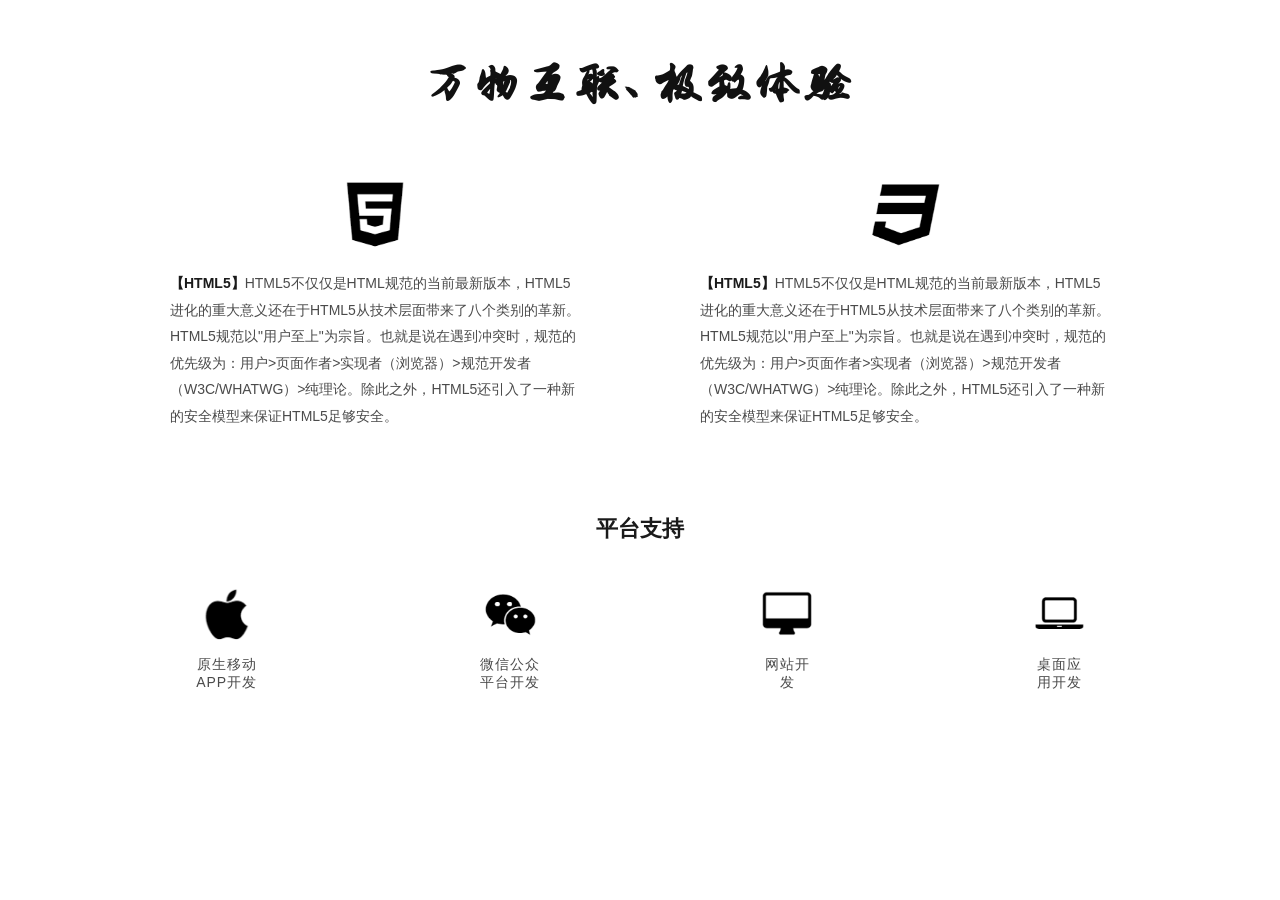
<file: 第一次随堂练习/index.html>
<!DOCTYPE html>
<html lang="zh-CN">
<head>
<meta charset="UTF-8">
<meta name="viewport" content="width=device-width, initial-scale=1.0">
<title>万物互联、极致体验</title>
<style>
  @font-face{
  font-family:"Calligraphy";
  src:url("fonts/书法.ttf") format("truetype");
}
  :root{
    --ink:#1a1a1a;
    --gray:#4a4a4a;
    --line:#e5e5e5;
    --max-width:1000px;
  }

  *{ box-sizing:border-box; }

  body{
    margin:0;
    padding:60px 20px 80px;
    font-family:"PingFang SC","Microsoft YaHei","Helvetica Neue",Arial,sans-serif;
    color:var(--ink);
    background:#ffffff;
  }

  .page{
    max-width:var(--max-width);
    margin:0 auto;
  }

  /* ---------- 标题 ---------- */
  .hero-title{
    text-align:center;
    font-size:44px;
    font-weight:900;
    letter-spacing:6px;
    margin:0 0 70px;
    color:#111;
    /* 用变形+倾斜模拟毛笔/艺术字的力度感 */
    font-family:"Calligraphy", "STXingkai","KaiTi",serif;
    transform: skewX(-2deg);
  }

  /* ---------- 技术卡片区 ---------- */
  .tech-row{
    display:flex;
    gap:60px;
    justify-content:center;
    margin-bottom:70px;
  }

  .tech-card{
    flex:1;
    max-width:440px;
    text-align:center;
    margin:0 30px;
  }

  .tech-icon{
    width:70px;
    height:70px;
    margin:0 auto 22px;
    display:flex;
    align-items:center;
    justify-content:center;
  }

  .tech-icon svg{
    width:100%;
    height:100%;
  }

  .tech-text{
    text-align:left;
    font-size:14px;
    line-height:1.9;
    color:var(--gray);
  }

  .tech-text b{
    color:var(--ink);
    font-weight:600;
  }

  /* ---------- 平台支持区 ---------- */
  .platform-title{
    text-align:center;
    font-size:22px;
    font-weight:700;
    color:var(--ink);
    margin-bottom:44px;
    position:relative;
  }

  .platform-row{
    display:flex;
    justify-content:center;
    gap:110px;
  }

  .platform-item{
    text-align:center;
    margin:0 55px;
  }

  .platform-icon{
    width:52px;
    height:52px;
    margin:0 auto 16px;
    display:flex;
    align-items:center;
    justify-content:center;
  }

  .platform-icon svg{
    width:100%;
    height:100%;
    fill:none;
    stroke:#1a1a1a;
    stroke-width:1.6;
  }

  .platform-label{
    font-size:14px;
    color:var(--gray);
    letter-spacing:1px;
  }

  /* ---------- 响应式 ---------- */
  @media (max-width: 760px){
    .hero-title{
      font-size:28px;
      letter-spacing:3px;
      margin-bottom:40px;
    }
    .tech-row{
      flex-direction:column;
      gap:36px;
    }
    .platform-row{
      gap:36px;
      flex-wrap:wrap;
    }
  }
</style>
</head>
<body>

<div class="page">

  <h1 class="hero-title">万物互联、极致体验</h1>

  <div class="tech-row">

    <!-- HTML5 卡片 -->
    <div class="tech-card">
      <div class="tech-icon">
  <img src="images/1.png" alt="HTML5" style="width:100%;height:100%;object-fit:contain;">
      </div>
      <p class="tech-text">
        <b>【HTML5】</b>HTML5不仅仅是HTML规范的当前最新版本，HTML5进化的重大意义还在于HTML5从技术层面带来了八个类别的革新。HTML5规范以"用户至上"为宗旨。也就是说在遇到冲突时，规范的优先级为：用户&gt;页面作者&gt;实现者（浏览器）&gt;规范开发者（W3C/WHATWG）&gt;纯理论。除此之外，HTML5还引入了一种新的安全模型来保证HTML5足够安全。
      </p>
    </div>

    <!-- CSS3 卡片 -->
    <div class="tech-card">
      <div class="tech-icon">
  <img src="images/2.png" alt="CSS3" style="width:100%;height:100%;object-fit:contain;">
      </div>
      <p class="tech-text">
        <b>【HTML5】</b>HTML5不仅仅是HTML规范的当前最新版本，HTML5进化的重大意义还在于HTML5从技术层面带来了八个类别的革新。HTML5规范以"用户至上"为宗旨。也就是说在遇到冲突时，规范的优先级为：用户&gt;页面作者&gt;实现者（浏览器）&gt;规范开发者（W3C/WHATWG）&gt;纯理论。除此之外，HTML5还引入了一种新的安全模型来保证HTML5足够安全。
      </p>
    </div>

  </div>

  <h2 class="platform-title">平台支持</h2>

  <div class="platform-row">

    <div class="platform-item">
      <div class="platform-icon">
        <!-- Apple -->
        <img src="images/3.png" alt="原生移动APP开发" style="width:100%;height:100%;object-fit:contain;">
      </div>
      <div class="platform-label">原生移动APP开发</div>
    </div>

    <div class="platform-item">
      <div class="platform-icon">
        <!-- WeChat -->
        <img src="images/4.png" alt="微信公众平台开发" style="width:100%;height:100%;object-fit:contain;">
      </div>
      <div class="platform-label">微信公众平台开发</div>
    </div>

    <div class="platform-item">
      <div class="platform-icon">
        <!-- Monitor -->
        <img src="images/5.png" alt="网站开发" style="width:100%;height:100%;object-fit:contain;">
      </div>
      <div class="platform-label">网站开发</div>
    </div>

    <div class="platform-item">
      <div class="platform-icon">
        <!-- Laptop -->
        <img src="images/6.png" alt="桌面应用开发" style="width:100%;height:100%;object-fit:contain;">
      </div>
      <div class="platform-label">桌面应用开发</div>
    </div>

  </div>

</div>

</body>
</html>
</file>
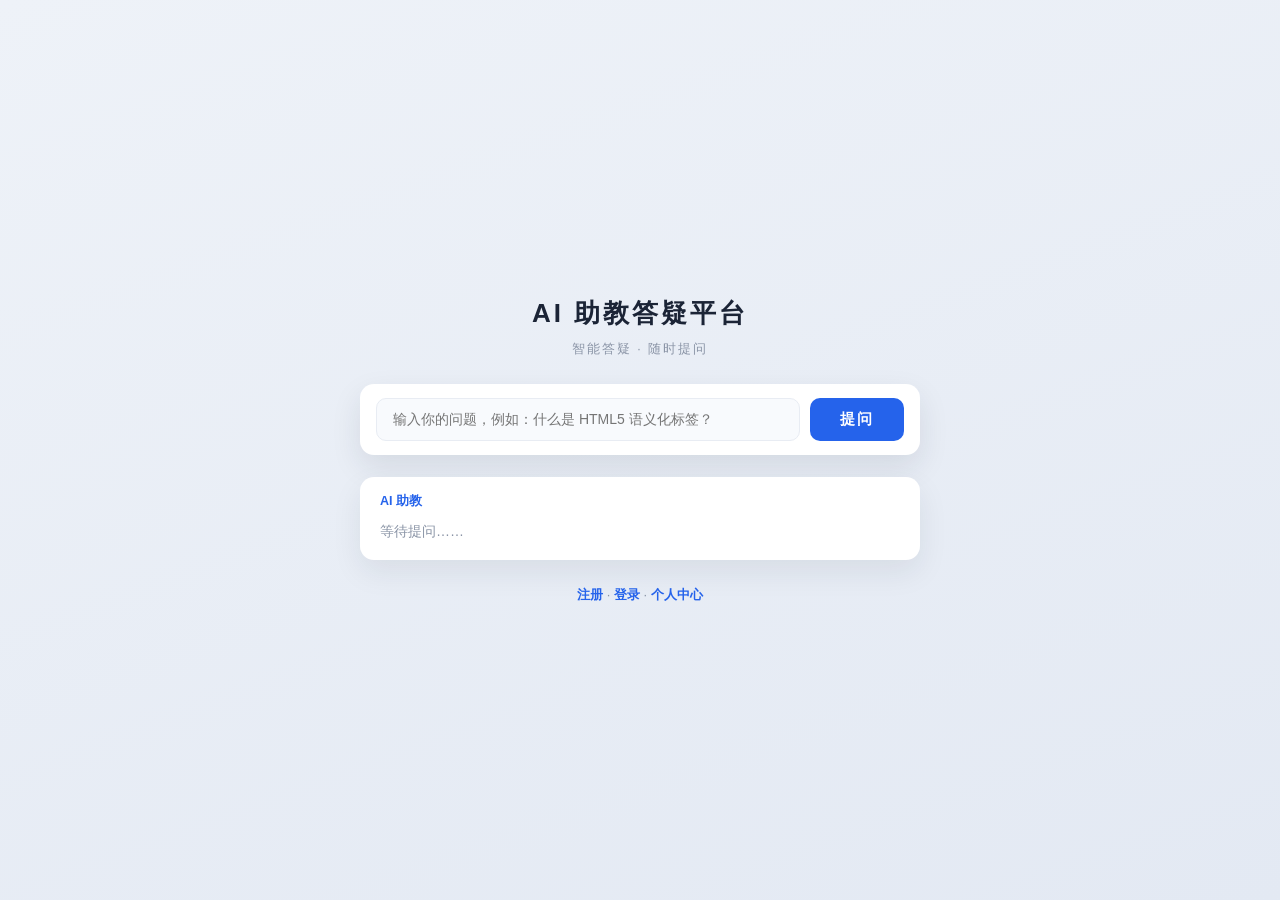
<file: 第三次/index.html>
<!DOCTYPE html>
<html lang="zh-CN">
<head>
    <meta charset="UTF-8">
    <meta name="viewport" content="width=device-width, initial-scale=1.0">
    <meta name="description" content="AI 助教答疑平台 —— 智能答疑，随时提问">
    <title>AI 助教答疑平台</title>
    <link rel="icon" href="images/logo.svg" type="image/svg+xml">
    <style>
        :root {
            --brand: #2563eb;
            --ink: #1f2937;
            --gray: #8a94a6;
            --line: #e8ecf3;
        }
        * { box-sizing: border-box; }
        body {
            margin: 0;
            min-height: 100vh;
            display: flex;
            align-items: center;
            justify-content: center;
            padding: 30px 16px;
            font-family: "PingFang SC", "Microsoft YaHei", "微软雅黑", Arial, sans-serif;
            color: var(--ink);
            background: linear-gradient(160deg, #eef2f8 0%, #e3e9f3 100%);
        }
        .page { width: min(560px, 100%); }
        .head { text-align: center; margin-bottom: 26px; }
        .head h1 {
            margin: 0;
            font-size: 26px;
            font-weight: 800;
            letter-spacing: 3px;
            color: #1b2436;
        }
        .head p {
            margin: 10px 0 0;
            font-size: 12.5px;
            letter-spacing: 2px;
            color: var(--gray);
        }
        .ask {
            display: flex;
            gap: 10px;
            padding: 14px 16px;
            background: #fff;
            border-radius: 14px;
            box-shadow: 0 12px 30px rgba(31, 41, 55, .1);
        }
        .ask input {
            flex: 1;
            padding: 12px 16px;
            font-size: 14px;
            font-family: inherit;
            color: var(--ink);
            background: #f8fafd;
            border: 1px solid var(--line);
            border-radius: 10px;
            outline: none;
            transition: border-color .2s, box-shadow .2s;
        }
        .ask input:focus {
            border-color: var(--brand);
            box-shadow: 0 0 0 4px rgba(37, 99, 235, .12);
        }
        .ask button {
            padding: 12px 30px;
            font-family: inherit;
            font-size: 15px;
            font-weight: 700;
            letter-spacing: 2px;
            color: #fff;
            background: var(--brand);
            border: none;
            border-radius: 10px;
            cursor: pointer;
            transition: background .2s, transform .15s;
        }
        .ask button:hover { background: #1d4ed8; transform: translateY(-1px); }
        .bubble {
            margin-top: 22px;
            padding: 16px 20px;
            background: #fff;
            border-radius: 14px;
            box-shadow: 0 12px 30px rgba(31, 41, 55, .08);
        }
        .bubble__name {
            font-size: 12.5px;
            font-weight: 700;
            color: var(--brand);
            margin-bottom: 8px;
        }
        .bubble__text { font-size: 14px; line-height: 1.9; color: #46536b; }
        .bubble__text:empty::before { content: "等待提问……"; color: var(--gray); }
        .nav {
            margin-top: 26px;
            text-align: center;
            font-size: 13px;
            color: var(--gray);
        }
        .nav a { color: var(--brand); text-decoration: none; font-weight: 600; }
        .nav a:hover { text-decoration: underline; }
    </style>
</head>
<body>

<main class="page">
    <header class="head">
        <h1>AI 助教答疑平台</h1>
        <p>智能答疑 · 随时提问</p>
    </header>

    <!-- 提问表单：表单增强同样适用于主界面 -->
    <form class="ask" id="askForm" action="#" method="post" autocomplete="off">
        <label for="question" style="display:none">请输入你的问题</label>
        <input type="text" id="question" name="question"
               placeholder="输入你的问题，例如：什么是 HTML5 语义化标签？"
               maxlength="200" enterkeyhint="send" required>
        <button type="submit">提问</button>
    </form>

    <section class="bubble" aria-live="polite">
        <div class="bubble__name">AI 助教</div>
        <!-- <output> 元素：用于显示计算结果或脚本输出 -->
        <output class="bubble__text" id="answer" for="question"></output>
    </section>

    <nav class="nav">
        <a href="register.html">注册</a> ·
        <a href="login.html">登录</a> ·
        <a href="register.html">个人中心</a>
    </nav>
</main>

<script>
    let count = 0;
    document.getElementById('askForm').addEventListener('submit', e => {
        e.preventDefault();
        const q = document.getElementById('question').value.trim();
        if (!q) return;
        count++;
        document.getElementById('answer').textContent =
            '这是第 ' + count + ' 个问题，AI 接口将按序号输出。你的问题：「' + q + '」';
        document.getElementById('question').value = '';
        document.getElementById('question').focus();
    });
</script>

</body>
</html>
</file>
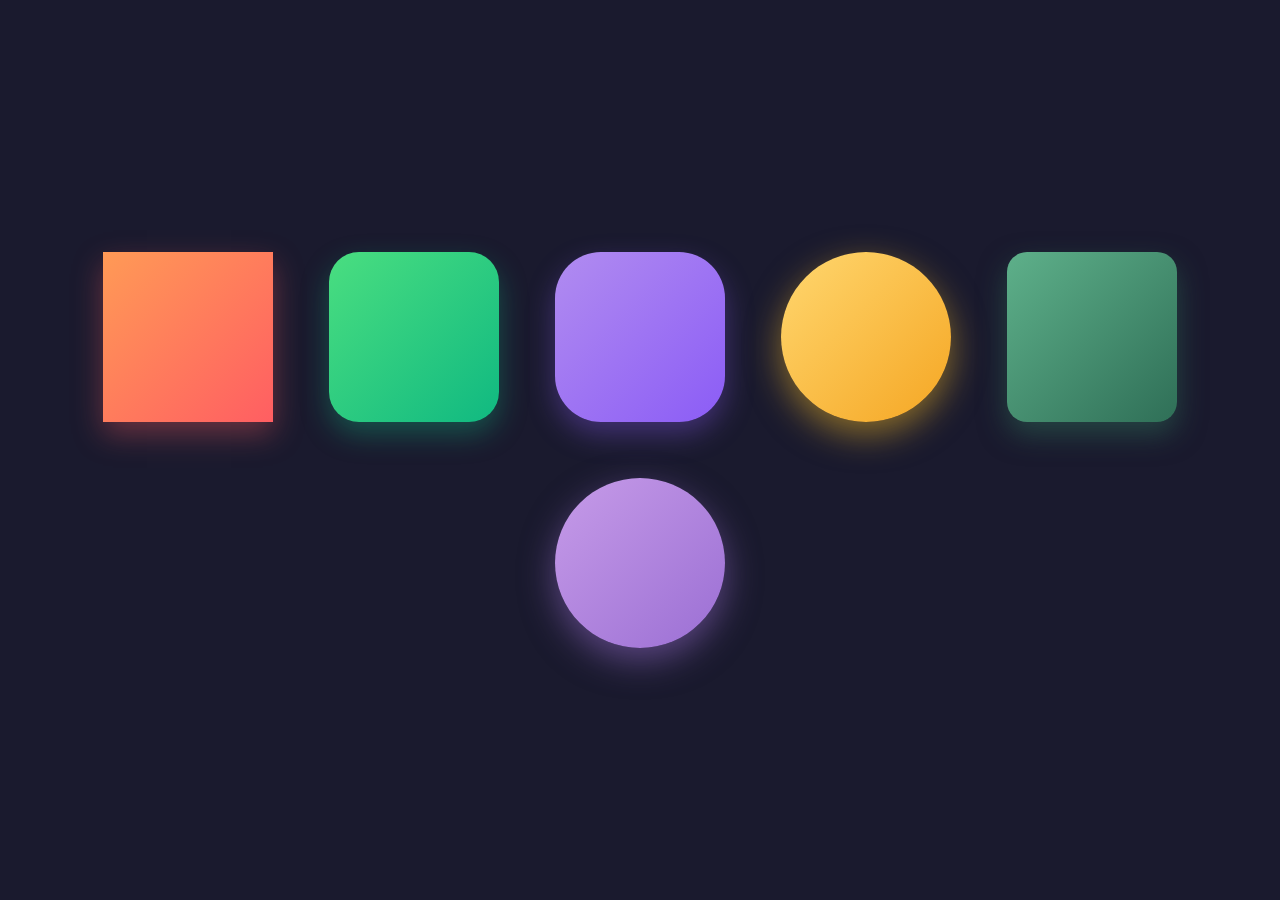
<file: 第四次/index.html>
<!DOCTYPE html>
<html lang="en">
<head>
    <meta charset="UTF-8">
    <meta name="viewport" content="width=device-width, initial-scale=1.0">
    <title>Document</title>
    <style>
        *{
            margin: 0;
            padding: 0;
            box-sizing: border-box;
        }
        body{
            min-height: 100vh;
            display: flex;
            align-items: center;
            justify-content: center;
            background-color: #1a1a2e;
        }
        .stage{
            display: flex;
            flex-wrap: wrap;
            justify-content: center;
            align-items: center;
            gap: 56px;
            padding: 56px 32px;
        }
        /* 公共样式：定位 + 居中 + 过渡 */
        .cube{
            position: relative;
            width: 170px;
            height: 170px;
            display: flex;
            align-items: center;
            justify-content: center;
            cursor: pointer;
            transition: transform .35s ease, box-shadow .35s ease;
        }
        /* 中间出现的 "hover" 字样，默认隐藏 */
        .cube::after{
            content: "hover";
            font-family: Arial, "Microsoft YaHei", sans-serif;
            font-size: 24px;
            font-weight: 600;
            letter-spacing: .5px;
            color: rgba(255, 255, 255, .95);
            text-shadow: 0 1px 6px rgba(0, 0, 0, .35);
            opacity: 0;
            transition: opacity .3s ease;
        }
        /* 公共悬停效果：上移 10px，阴影偏移归零 */
        .cube:hover{
            transform: translateY(-10px);
        }
        .cube:hover::after{
            opacity: 1;
        }

        /* 1. 直角方形（橙红渐变） */
        .c1{
            border-radius: 0;
            background: linear-gradient(135deg, #ff9a56, #ff5e62);
            box-shadow: 0 12px 28px rgba(255, 94, 98, .35);
        }
        .c1:hover{
            box-shadow: 0 0 28px rgba(255, 94, 98, .6);
        }

        /* 2. 圆角方形（绿色渐变） */
        .c2{
            border-radius: 30px;
            background: linear-gradient(135deg, #4ade80, #10b981);
            box-shadow: 0 12px 28px rgba(16, 185, 129, .35);
        }
        .c2:hover{
            box-shadow: 0 0 28px rgba(16, 185, 129, .6);
        }

        /* 3. 大圆角方形（紫罗兰渐变） */
        .c3{
            border-radius: 46px;
            background: linear-gradient(135deg, #b18cf0, #8b5cf6);
            box-shadow: 0 12px 28px rgba(139, 92, 246, .35);
        }
        .c3:hover{
            box-shadow: 0 0 28px rgba(139, 92, 246, .6);
        }

        /* 4. 圆形（金黄渐变 + 光晕） */
        .c4{
            border-radius: 50%;
            background: linear-gradient(135deg, #ffd76f, #f5a623);
            box-shadow: 0 12px 34px rgba(251, 191, 36, .5);
        }
        .c4:hover{
            box-shadow: 0 0 46px rgba(251, 191, 36, .8);
        }

        /* 5. 小圆角方形（青绿渐变） */
        .c5{
            border-radius: 20px;
            background: linear-gradient(135deg, #5eb08a, #2f6f57);
            box-shadow: 0 12px 28px rgba(47, 111, 87, .5);
        }
        .c5:hover{
            box-shadow: 0 0 28px rgba(47, 111, 87, .75);
        }

        /* 6. 圆形（薰衣草紫渐变 + 光晕） */
        .c6{
            border-radius: 50%;
            background: linear-gradient(135deg, #c69be8, #9b6fd4);
            box-shadow: 0 12px 34px rgba(155, 111, 212, .5);
        }
        .c6:hover{
            box-shadow: 0 0 46px rgba(155, 111, 212, .8);
        }
    </style>
</head>
<body>
    <div class="stage">
        <div class="cube c1"></div>
        <div class="cube c2"></div>
        <div class="cube c3"></div>
        <div class="cube c4"></div>
        <div class="cube c5"></div>
        <div class="cube c6"></div>
    </div>
</body>
</html>
</file>
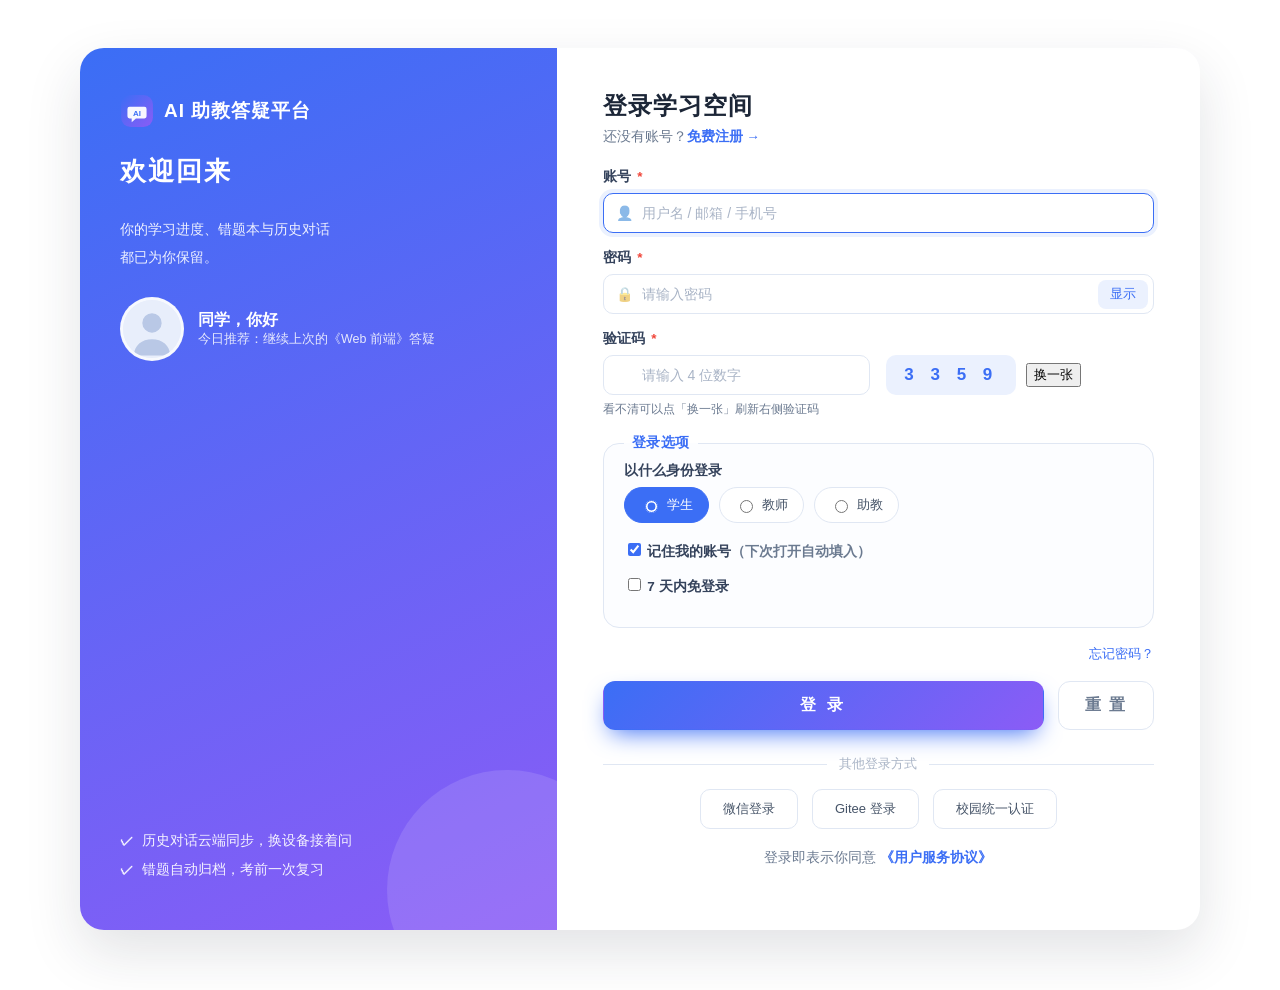
<file: 第三次/login.html>
<!DOCTYPE html>
<html lang="zh-CN">
<head>
    <meta charset="UTF-8">
    <meta name="viewport" content="width=device-width, initial-scale=1.0">
    <meta name="description" content="AI 助教答疑平台 —— 个性化登录页面">
    <title>登录 - AI 助教答疑平台</title>
    <link rel="icon" href="images/logo.svg" type="image/svg+xml">
    <link rel="stylesheet" href="css/style.css">
</head>
<body>

<main class="auth">

    <!-- ==================== 左侧：欢迎区（读取注册时的个性化设置） ==================== -->
    <aside class="auth__side">
        <div class="auth__logo">
            <img src="images/logo.svg" alt="平台标志" width="34" height="34">
            <span>AI 助教答疑平台</span>
        </div>

        <h1 class="auth__slogan" id="welcomeTitle">欢迎回来</h1>
        <p class="auth__desc">
            你的学习进度、错题本与历史对话<br>
            都已为你保留。
        </p>

        <!-- 注册时上传的头像会显示在这里（个性化） -->
        <div style="display:flex;align-items:center;gap:14px;position:relative;z-index:1;">
            <img id="sideAvatar" class="avatar-preview" src="images/avatar.svg"
                 alt="我的头像" width="64" height="64"
                 style="width:64px;height:64px;flex:0 0 64px;border-color:rgba(255,255,255,.6)">
            <div>
                <div style="font-size:16px;font-weight:700" id="sideNickname">同学，你好</div>
                <div style="font-size:12.5px;opacity:.85">今日推荐：继续上次的《Web 前端》答疑</div>
            </div>
        </div>

        <ul class="auth__features">
            <li>历史对话云端同步，换设备接着问</li>
            <li>错题自动归档，考前一次复习</li>
        </ul>
    </aside>

    <!-- ==================== 右侧：登录表单区 ==================== -->
    <section class="auth__panel">
        <h2 class="auth__title">登录学习空间</h2>
        <p class="auth__sub">还没有账号？<a href="register.html" style="color:var(--brand);font-weight:600;text-decoration:none">免费注册 →</a></p>

        <!--
            【表单增强要点】
            novalidate 故意不加 —— 我们要使用浏览器原生校验
            autocomplete="on" + 各字段的 autocomplete 语义值 → 一键自动填充
        -->
        <form id="loginForm" class="form" action="index.html" method="post" autocomplete="on">

            <div class="field">
                <label for="loginName">账号 <span class="req">*</span></label>
                <div class="input-wrap">
                    <span class="input-icon">👤</span>
                    <!-- list 关联 <datalist>：把本机注册过的账号作为候选项 -->
                    <input type="text" id="loginName" name="loginName" list="accountList"
                           placeholder="用户名 / 邮箱 / 手机号"
                           minlength="4" maxlength="32"
                           autocomplete="username" autofocus required>
                    <datalist id="accountList"></datalist>
                </div>
            </div>

            <div class="field">
                <label for="loginPwd">密码 <span class="req">*</span></label>
                <div class="input-wrap">
                    <span class="input-icon">🔒</span>
                    <input type="password" id="loginPwd" name="loginPwd"
                           placeholder="请输入密码"
                           minlength="8" maxlength="20"
                           autocomplete="current-password" required>
                    <button type="button" class="input-btn" id="togglePwd">显示</button>
                </div>
            </div>

            <!-- ---------- 图形/短信验证码 ---------- -->
            <div class="field">
                <label for="captcha">验证码 <span class="req">*</span></label>
                <div class="row" style="align-items:start">
                    <div class="input-wrap">
                        <!-- inputmode="numeric"：手机端弹数字键盘；autocomplete="one-time-code"：系统短信验证码自动填充 -->
                        <input type="text" id="captcha" name="captcha"
                               placeholder="请输入 4 位数字"
                               pattern="[0-9]{4}" maxlength="4"
                               inputmode="numeric" autocomplete="one-time-code"
                               title="验证码为 4 位数字" required>
                    </div>
                    <div style="display:flex;align-items:center;gap:10px">
                        <output id="captchaBox" style="
                            display:inline-block;padding:10px 18px;font-size:17px;font-weight:700;
                            letter-spacing:6px;color:var(--brand);background:var(--brand-soft);
                            border-radius:10px;user-select:none;">8 2 4 6</output>
                        <button type="button" class="input-btn" id="refreshCaptcha"
                                style="position:static">换一张</button>
                    </div>
                </div>
                <small class="hint" id="captchaHint">看不清可以点「换一张」刷新右侧验证码</small>
            </div>

            <!-- ---------- 登录选项 ---------- -->
            <fieldset class="group">
                <legend>登录选项</legend>

                <div class="field">
                    <label>以什么身份登录</label>
                    <div class="chips">
                        <label><input type="radio" name="loginRole" value="student" checked required> 学生</label>
                        <label><input type="radio" name="loginRole" value="teacher"> 教师</label>
                        <label><input type="radio" name="loginRole" value="assistant"> 助教</label>
                    </div>
                </div>

                <div class="field" style="margin-bottom:0">
                    <label class="checkbox-line">
                        <!-- 下拉候选项：<select> 的另一种表单控件 -->
                        <input type="checkbox" id="remember" name="remember" checked>
                        <span>记住我的账号<span style="color:var(--gray)">（下次打开自动填入）</span></span>
                    </label>
                    <label class="checkbox-line" style="margin-top:10px">
                        <input type="checkbox" id="autoLogin" name="autoLogin">
                        <span>7 天内免登录</span>
                    </label>
                </div>
            </fieldset>

            <div style="text-align:right;margin:-6px 0 18px">
                <a href="#" id="openForgot" style="font-size:13px;color:var(--brand);text-decoration:none">忘记密码？</a>
            </div>

        </form>

        <!-- 同样使用 form 属性：按钮在表单外也能提交 / 重置 -->
        <div class="actions">
            <button type="submit" form="loginForm" class="btn btn--primary">登 录</button>
            <button type="reset" form="loginForm" class="btn btn--ghost">重 置</button>
        </div>

        <!-- 第三方登录 -->
        <div class="oauth">
            <div class="oauth__divider">其他登录方式</div>
            <div class="oauth__list">
                <button type="button">微信登录</button>
                <button type="button">Gitee 登录</button>
                <button type="button">校园统一认证</button>
            </div>
        </div>

        <p class="form-foot">登录即表示你同意 <a href="register.html">《用户服务协议》</a></p>
    </section>
</main>

<!-- ==================== 弹窗：忘记密码（<dialog>） ==================== -->
<dialog id="forgotDialog">
    <h3>找回密码</h3>
    <p>请输入注册时使用的邮箱，我们会向该邮箱发送重置链接。</p>
    <!-- method="dialog"：提交后自动关闭弹窗，无需 JS -->
    <form method="dialog" id="forgotForm">
        <div class="field">
            <label for="forgotEmail">注册邮箱</label>
            <input type="email" id="forgotEmail" name="forgotEmail"
                   placeholder="student@example.com" autocomplete="email" required>
        </div>
        <div class="dialog-actions">
            <button type="submit" class="btn btn--primary" style="letter-spacing:1px">发送重置邮件</button>
            <button type="button" class="btn btn--ghost" id="closeForgot" style="letter-spacing:1px">取消</button>
        </div>
    </form>
</dialog>

<!-- ==================== 弹窗：登录成功 ==================== -->
<dialog id="okDialog">
    <h3>登录成功 ✅</h3>
    <p id="okText">正在进入 AI 助教答疑平台……</p>
    <div class="dialog-actions">
        <button type="button" class="btn btn--primary" id="goHome">进入平台</button>
    </div>
</dialog>

<script>
/* =======================================================================
   1. 读取注册页保存的个性化设置：主题色 / 昵称 / 头像
   ======================================================================= */
let savedTheme = '#3b6ef5', savedNick = '', savedUser = '', savedAvatar = '';
try {
    savedTheme  = localStorage.getItem('ai-theme')    || savedTheme;
    savedNick   = localStorage.getItem('ai-nickname') || '';
    savedUser   = localStorage.getItem('ai-username') || '';
    savedAvatar = localStorage.getItem('ai-avatar')   || '';
} catch (e) { /* 无痕模式下忽略 */ }

document.documentElement.style.setProperty('--brand', savedTheme);

if (savedNick) {
    document.getElementById('welcomeTitle').textContent = '欢迎回来，' + savedNick;
    document.getElementById('sideNickname').textContent = savedNick + '，你好';
}
if (savedAvatar) document.getElementById('sideAvatar').src = savedAvatar;

/* 把本机注册过的账号放进 <datalist>，并在勾选“记住我”时自动填入 */
const loginName = document.getElementById('loginName');
if (savedUser) {
    const opt = document.createElement('option');
    opt.value = savedUser;
    document.getElementById('accountList').appendChild(opt);
    loginName.value = savedUser;                                // 自动填入账号
    document.getElementById('loginPwd').focus();                 // 光标直接落到密码框
}
/* 同步“记住我”状态到本地 */
document.getElementById('remember').addEventListener('change', e => {
    try {
        if (e.target.checked) localStorage.setItem('ai-remember', '1');
        else localStorage.removeItem('ai-remember');
    } catch (err) {}
});

/* =======================================================================
   2. 密码显示 / 隐藏
   ======================================================================= */
const loginPwd = document.getElementById('loginPwd');
const togglePwd = document.getElementById('togglePwd');
togglePwd.addEventListener('click', () => {
    const show = loginPwd.type === 'password';
    loginPwd.type = show ? 'text' : 'password';
    togglePwd.textContent = show ? '隐藏' : '显示';
});

/* =======================================================================
   3. 验证码：点击“换一张”随机生成 4 位数字
   ======================================================================= */
const captchaBox = document.getElementById('captchaBox');
const captchaInput = document.getElementById('captcha');
let captchaCode = '8246';
function newCaptcha() {
    captchaCode = String(Math.floor(1000 + Math.random() * 9000));
    captchaBox.textContent = captchaCode.split('').join(' ');
}
document.getElementById('refreshCaptcha').addEventListener('click', newCaptcha);
newCaptcha();

/* 验证码比对：用 setCustomValidity 给出中文提示 */
captchaInput.addEventListener('input', () => {
    if (captchaInput.value.length === 4 && captchaInput.value !== captchaCode) {
        captchaInput.setCustomValidity('验证码不正确，请重新输入');
        document.getElementById('captchaHint').textContent = '⚠ 验证码不正确';
    } else {
        captchaInput.setCustomValidity('');
        document.getElementById('captchaHint').textContent = '看不清可以点「换一张」刷新右侧验证码';
    }
});

/* =======================================================================
   4. 忘记密码弹窗
   ======================================================================= */
const forgotDialog = document.getElementById('forgotDialog');
document.getElementById('openForgot').addEventListener('click', e => {
    e.preventDefault();
    forgotDialog.showModal();
});
document.getElementById('closeForgot').addEventListener('click', () => forgotDialog.close());

/* =======================================================================
   5. 提交登录
   ======================================================================= */
const loginForm = document.getElementById('loginForm');
const okDialog = document.getElementById('okDialog');
loginForm.addEventListener('submit', e => {
    e.preventDefault();
    const name = loginName.value;
    if (document.getElementById('remember').checked) {
        try { localStorage.setItem('ai-username', name); } catch (err) {}
    }
    document.getElementById('okText').textContent =
        (savedNick || name) + '，欢迎回到 AI 助教答疑平台，正在进入……';
    okDialog.showModal();
});
document.getElementById('goHome').addEventListener('click', () => {
    location.href = 'index.html';
});
</script>

</body>
</html>
</file>
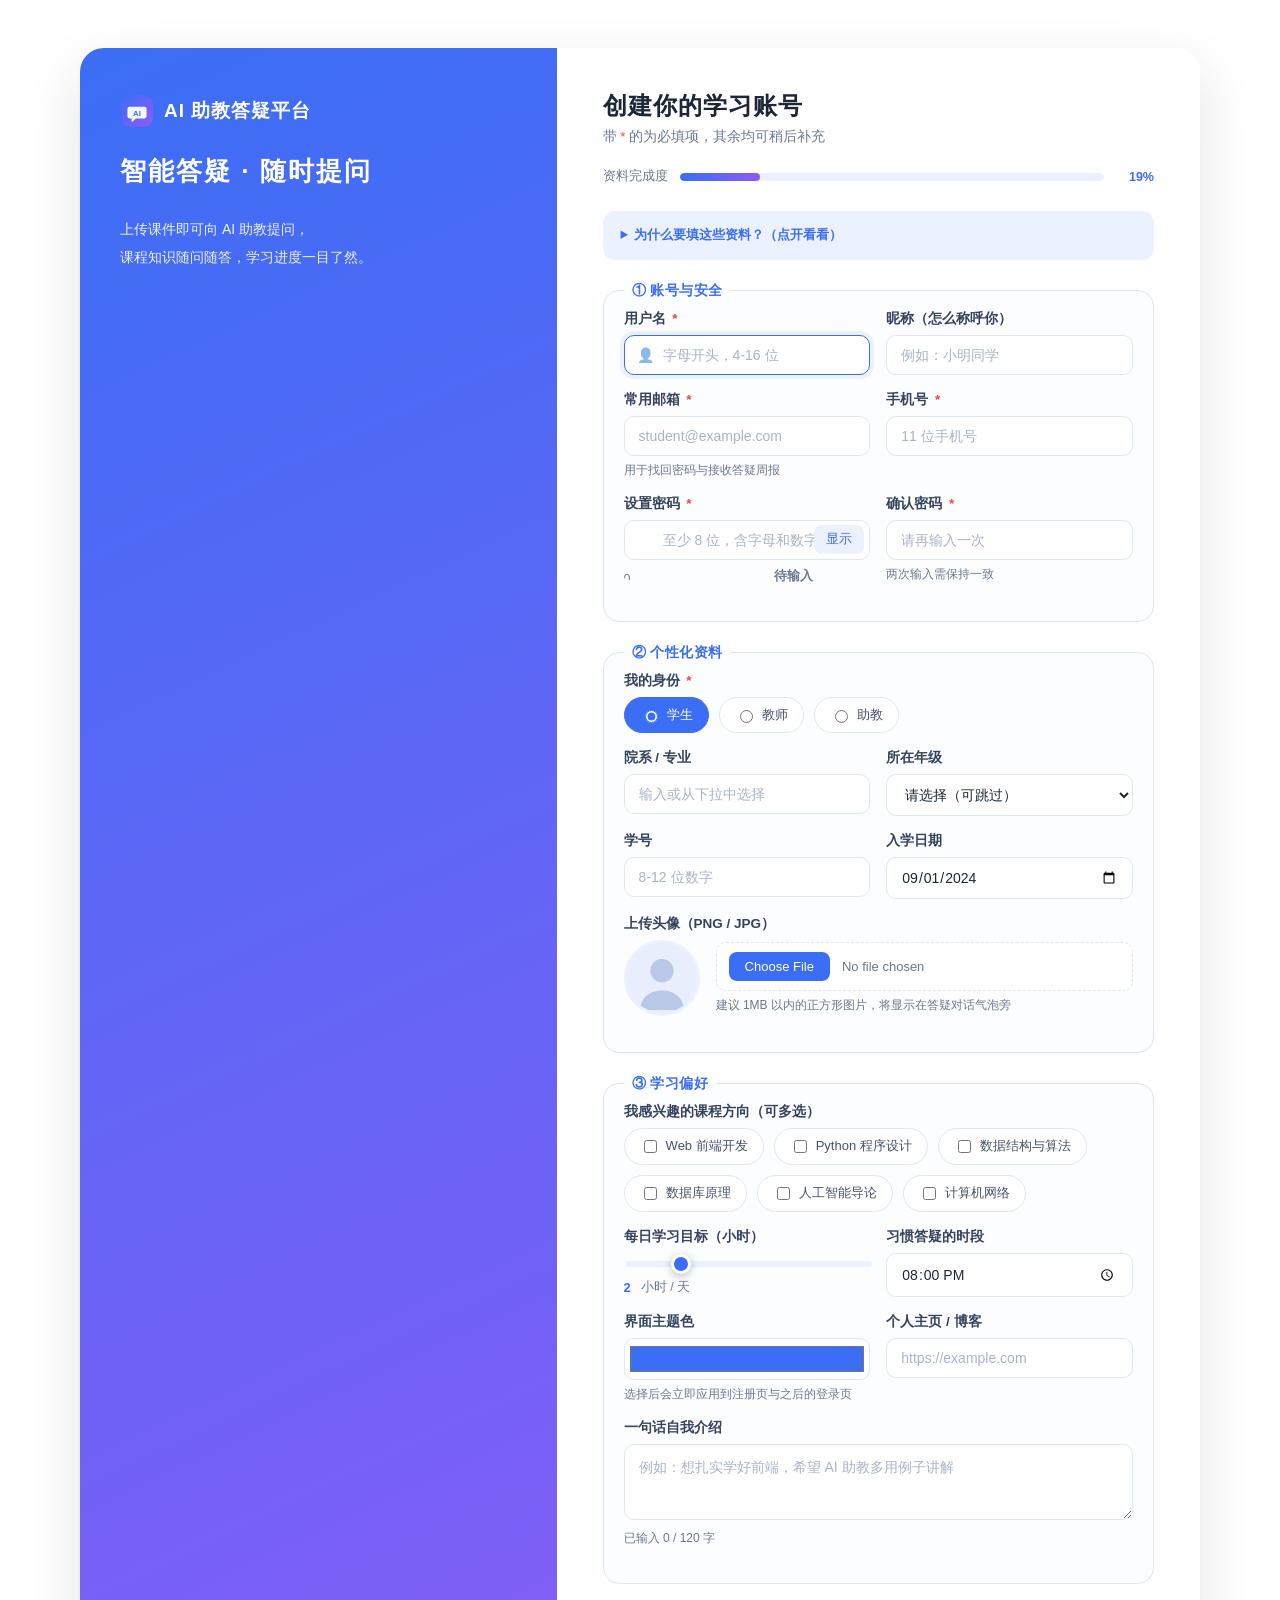
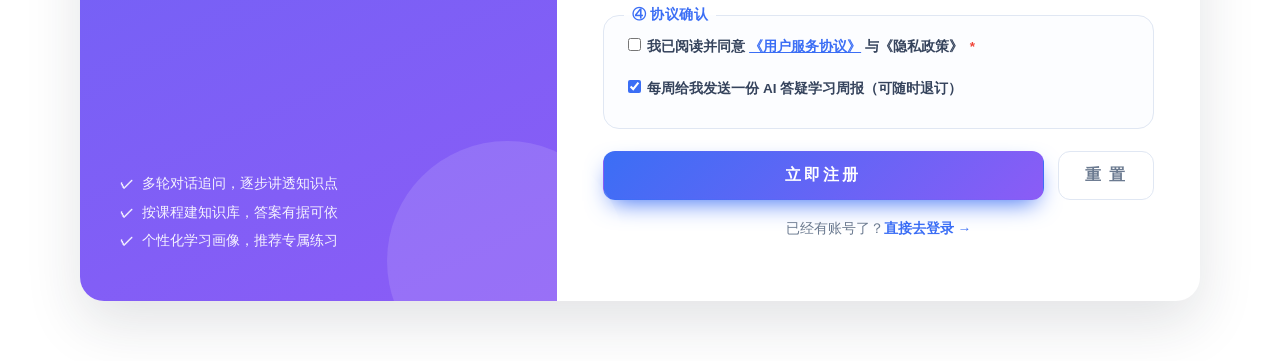
<file: 第三次/register.html>
<!DOCTYPE html>
<html lang="zh-CN">
<head>
    <meta charset="UTF-8">
    <meta name="viewport" content="width=device-width, initial-scale=1.0">
    <meta name="description" content="AI 助教答疑平台 —— 个性化注册页面">
    <meta name="author" content="前端课程作业">
    <title>个性化注册 - AI 助教答疑平台</title>
    <link rel="icon" href="images/logo.svg" type="image/svg+xml">
    <link rel="stylesheet" href="css/style.css">
</head>
<body>

<main class="auth">

    <!-- ==================== 左侧：品牌宣传区 ==================== -->
    <aside class="auth__side">
        <div class="auth__logo">
            <img src="images/logo.svg" alt="平台标志" width="34" height="34">
            <span>AI 助教答疑平台</span>
        </div>

        <h1 class="auth__slogan">智能答疑 · 随时提问</h1>
        <p class="auth__desc">
            上传课件即可向 AI 助教提问，<br>
            课程知识随问随答，学习进度一目了然。
        </p>

        <ul class="auth__features">
            <li>多轮对话追问，逐步讲透知识点</li>
            <li>按课程建知识库，答案有据可依</li>
            <li>个性化学习画像，推荐专属练习</li>
        </ul>
    </aside>

    <!-- ==================== 右侧：注册表单区 ==================== -->
    <section class="auth__panel">
        <h2 class="auth__title">创建你的学习账号</h2>
        <p class="auth__sub">带 <span style="color:#f04438">*</span> 的为必填项，其余均可稍后补充</p>

        <!-- 表单完成度：<progress> 元素 + <output> 实时反馈 -->
        <div class="progress-row">
            <span>资料完成度</span>
            <progress id="fillProgress" value="0" max="100" aria-label="资料完成度">0%</progress>
            <output id="fillText" for="fillProgress">0%</output>
        </div>

        <details class="tips">
            <summary>为什么要填这些资料？（点开看看）</summary>
            <p>
                你填写的信息只用于生成个人学习画像：昵称与头像用于答疑界面的称呼，
                院系与年级用于匹配对应课程的知识库，兴趣标签用于推荐练习题目。
                所有资料都可以在「个人中心」随时修改。
            </p>
        </details>

        <!--
            【表单增强要点】
            action + method：提交目标与请求方式
            autocomplete="on"：整表开启浏览器自动填充
            enctype：文件上传必须为 multipart/form-data
        -->
        <form id="regForm" class="form" action="login.html" method="post"
              enctype="multipart/form-data" autocomplete="on">

            <!-- ---------- 第 1 组：账号安全 ---------- -->
            <fieldset class="group">
                <legend>① 账号与安全</legend>

                <div class="row">
                    <div class="field">
                        <label for="username">用户名 <span class="req">*</span></label>
                        <div class="input-wrap">
                            <span class="input-icon">👤</span>
                            <!-- pattern 正则校验：字母开头，4-16 位字母/数字/下划线 -->
                            <input type="text" id="username" name="username"
                                   placeholder="字母开头，4-16 位"
                                   pattern="[A-Za-z][A-Za-z0-9_]{3,15}"
                                   minlength="4" maxlength="16"
                                   title="需以字母开头，只能包含字母、数字和下划线，长度 4-16 位"
                                   autocomplete="username" autofocus required>
                        </div>
                    </div>

                    <div class="field">
                        <label for="nickname">昵称（怎么称呼你）</label>
                        <!-- maxlength 限制长度，placeholder 给出示例 -->
                        <input type="text" id="nickname" name="nickname"
                               placeholder="例如：小明同学" maxlength="12" autocomplete="nickname">
                    </div>
                </div>

                <div class="row">
                    <div class="field">
                        <label for="email">常用邮箱 <span class="req">*</span></label>
                        <!-- type="email"：浏览器自动校验邮箱格式 -->
                        <input type="email" id="email" name="email"
                               placeholder="student@example.com"
                               autocomplete="email" spellcheck="false" required>
                        <small class="hint">用于找回密码与接收答疑周报</small>
                    </div>

                    <div class="field">
                        <label for="phone">手机号 <span class="req">*</span></label>
                        <!-- type="tel" + pattern + inputmode：移动端弹出数字键盘 -->
                        <input type="tel" id="phone" name="phone"
                               placeholder="11 位手机号"
                               pattern="1[3-9][0-9]{9}" maxlength="11"
                               inputmode="numeric" autocomplete="tel"
                               title="请输入 11 位中国大陆手机号" required>
                    </div>
                </div>

                <div class="row">
                    <div class="field">
                        <label for="password">设置密码 <span class="req">*</span></label>
                        <div class="input-wrap">
                            <!-- minlength + pattern：长度与复杂度双重约束 -->
                            <input type="password" id="password" name="password"
                                   placeholder="至少 8 位，含字母和数字"
                                   minlength="8" maxlength="20"
                                   pattern="(?=.*[A-Za-z])(?=.*\d)[A-Za-z\d!@#$%^&*._-]{8,20}"
                                   title="8-20 位，至少包含一个字母和一个数字"
                                   autocomplete="new-password" required>
                            <button type="button" class="input-btn" id="togglePwd">显示</button>
                        </div>

                        <!-- <meter> 密码强度计量表 + <output> 文字结论 -->
                        <div class="meter-row">
                            <meter id="pwdMeter" min="0" max="4" low="2" high="3" optimum="4" value="0">0</meter>
                            <output id="pwdText" for="pwdMeter">待输入</output>
                        </div>
                    </div>

                    <div class="field">
                        <label for="password2">确认密码 <span class="req">*</span></label>
                        <input type="password" id="password2" name="password2"
                               placeholder="请再输入一次"
                               minlength="8" maxlength="20"
                               autocomplete="new-password" required>
                        <small class="hint" id="pwd2Hint">两次输入需保持一致</small>
                    </div>
                </div>
            </fieldset>

            <!-- ---------- 第 2 组：个性化资料 ---------- -->
            <fieldset class="group">
                <legend>② 个性化资料</legend>

                <div class="field">
                    <label>我的身份 <span class="req">*</span></label>
                    <!-- 单选按钮组：name 相同即互斥，required 保证必选 -->
                    <div class="chips">
                        <label><input type="radio" name="role" value="student" checked required> 学生</label>
                        <label><input type="radio" name="role" value="teacher"> 教师</label>
                        <label><input type="radio" name="role" value="assistant"> 助教</label>
                    </div>
                </div>

                <div class="row">
                    <div class="field">
                        <label for="dept">院系 / 专业</label>
                        <!-- list + <datalist>：既可选又可自己输入 -->
                        <input type="text" id="dept" name="dept" list="deptList"
                               placeholder="输入或从下拉中选择" autocomplete="off">
                        <datalist id="deptList">
                            <option value="计算机科学与技术"></option>
                            <option value="软件工程"></option>
                            <option value="人工智能"></option>
                            <option value="数据科学与大数据技术"></option>
                            <option value="网络工程"></option>
                            <option value="电子信息工程"></option>
                        </datalist>
                    </div>

                    <div class="field">
                        <label for="grade">所在年级</label>
                        <!-- <select> + <optgroup> 分组下拉 -->
                        <select id="grade" name="grade">
                            <option value="">请选择（可跳过）</option>
                            <optgroup label="本科生">
                                <option value="大一">大一</option>
                                <option value="大二">大二</option>
                                <option value="大三">大三</option>
                                <option value="大四">大四</option>
                            </optgroup>
                            <optgroup label="研究生">
                                <option value="研一">研一</option>
                                <option value="研二">研二</option>
                                <option value="研三">研三</option>
                            </optgroup>
                        </select>
                    </div>
                </div>

                <div class="row">
                    <div class="field">
                        <label for="stuno">学号</label>
                        <input type="text" id="stuno" name="stuno"
                               placeholder="8-12 位数字" pattern="[0-9]{8,12}"
                               maxlength="12" inputmode="numeric" title="学号为 8-12 位数字">
                    </div>

                    <div class="field">
                        <label for="enroll">入学日期</label>
                        <!-- type="date" + min/max：浏览器自带日期选择器并限定范围 -->
                        <input type="date" id="enroll" name="enroll"
                               min="2018-09-01" max="2026-12-31" value="2024-09-01">
                    </div>
                </div>

                <div class="field">
                    <label for="avatar">上传头像（PNG / JPG）</label>
                    <!-- type="file" + accept：限制可选文件类型 -->
                    <div class="avatar-row">
                        <img id="avatarPreview" class="avatar-preview" src="images/avatar.svg"
                             alt="头像预览" width="76" height="76">
                        <div style="flex:1">
                            <input type="file" id="avatar" name="avatar" accept="image/png,image/jpeg,image/*">
                            <small class="hint">建议 1MB 以内的正方形图片，将显示在答疑对话气泡旁</small>
                        </div>
                    </div>
                </div>
            </fieldset>

            <!-- ---------- 第 3 组：学习偏好（个性化核心） ---------- -->
            <fieldset class="group">
                <legend>③ 学习偏好</legend>

                <div class="field">
                    <label>我感兴趣的课程方向（可多选）</label>
                    <div class="chips">
                        <label><input type="checkbox" name="interest" value="web前端"> Web 前端开发</label>
                        <label><input type="checkbox" name="interest" value="python"> Python 程序设计</label>
                        <label><input type="checkbox" name="interest" value="数据结构"> 数据结构与算法</label>
                        <label><input type="checkbox" name="interest" value="数据库"> 数据库原理</label>
                        <label><input type="checkbox" name="interest" value="ai"> 人工智能导论</label>
                        <label><input type="checkbox" name="interest" value="network"> 计算机网络</label>
                    </div>
                </div>

                <div class="row">
                    <div class="field">
                        <label for="goal">每日学习目标（小时）</label>
                        <!-- type="range" 滑块 + <output> 实时显示数值 -->
                        <input type="range" id="goal" name="goal"
                               min="0.5" max="8" step="0.5" value="2"
                               oninput="document.getElementById('goalText').value = this.value">
                        <div class="meter-row">
                            <output id="goalText" for="goal" class="range-value">2</output>
                            <span>小时 / 天</span>
                        </div>
                    </div>

                    <div class="field">
                        <label for="qaTime">习惯答疑的时段</label>
                        <!-- type="time"：原生时间选择器 -->
                        <input type="time" id="qaTime" name="qaTime" value="20:00" min="06:00" max="23:59">
                    </div>
                </div>

                <div class="row">
                    <div class="field">
                        <label for="theme">界面主题色</label>
                        <!-- type="color"：原生取色器，实时给整个页面换肤 -->
                        <input type="color" id="theme" name="theme" value="#3b6ef5">
                        <small class="hint">选择后会立即应用到注册页与之后的登录页</small>
                    </div>

                    <div class="field">
                        <label for="homepage">个人主页 / 博客</label>
                        <!-- type="url"：自动校验网址格式 -->
                        <input type="url" id="homepage" name="homepage"
                               placeholder="https://example.com"
                               pattern="https?://.+" autocomplete="url">
                    </div>
                </div>

                <div class="field">
                    <label for="intro">一句话自我介绍</label>
                    <!-- <textarea> + maxlength + 字数统计 -->
                    <textarea id="intro" name="intro" maxlength="120"
                              placeholder="例如：想扎实学好前端，希望 AI 助教多用例子讲解"
                              oninput="document.getElementById('introCount').value = this.value.length"></textarea>
                    <small class="hint">
                        已输入 <output id="introCount" for="intro">0</output> / 120 字
                    </small>
                </div>
            </fieldset>

            <!-- ---------- 第 4 组：协议 ---------- -->
            <fieldset class="group">
                <legend>④ 协议确认</legend>

                <div class="field">
                    <label class="checkbox-line">
                        <!-- required 作用于 checkbox：不勾选无法提交 -->
                        <input type="checkbox" id="agree" name="agree" required>
                        <span>我已阅读并同意 <a href="#" id="openTerms">《用户服务协议》</a>
                              与《隐私政策》 <span class="req">*</span></span>
                    </label>
                </div>

                <div class="field" style="margin-bottom:0">
                    <label class="checkbox-line">
                        <input type="checkbox" id="subscribe" name="subscribe" checked>
                        <span>每周给我发送一份 AI 答疑学习周报（可随时退订）</span>
                    </label>
                </div>
            </fieldset>

        </form>
        <!-- ↑ 表单结束 ↑ -->

        <!--
            【表单增强要点】form 属性
            这两个按钮写在 <form> 标签之外，靠 form="regForm" 与表单建立关联，
            点击后依然可以提交 / 重置 regForm，页面结构因此更自由。
        -->
        <div class="actions">
            <button type="submit" form="regForm" class="btn btn--primary">立即注册</button>
            <button type="reset" form="regForm" class="btn btn--ghost">重 置</button>
        </div>

        <p class="form-foot">
            已经有账号了？<a href="login.html">直接去登录 →</a>
        </p>
    </section>
</main>

<!-- ==================== 弹窗：服务协议（<dialog> 元素） ==================== -->
<dialog id="termsDialog">
    <h3>用户服务协议（摘要）</h3>
    <p>
        1. 本平台为教学辅助工具，AI 生成的回答仅供参考，请以教材与教师讲解为准。<br>
        2. 请勿上传含个人隐私或涉密内容的文件。<br>
        3. 账号仅限本人使用，请妥善保管密码。
    </p>
    <div class="dialog-actions">
        <button type="button" class="btn btn--primary" id="acceptTerms">我已阅读并同意</button>
    </div>
</dialog>

<!-- ==================== 弹窗：注册成功 ==================== -->
<dialog id="doneDialog">
    <h3 id="doneTitle">注册成功 🎉</h3>
    <p id="doneText">你的个性化学习空间已创建，正在前往登录页……</p>
    <div class="dialog-actions">
        <button type="button" class="btn btn--primary" id="goLogin">前往登录</button>
    </div>
</dialog>

<script>
/* =======================================================================
   脚本部分（渐进增强：即使禁用 JS，表单的原生校验依然可用）
   ======================================================================= */

/* ---------- 1. 密码显示 / 隐藏切换 ---------- */
const pwd = document.getElementById('password');
const togglePwd = document.getElementById('togglePwd');
togglePwd.addEventListener('click', () => {
    const show = pwd.type === 'password';
    pwd.type = show ? 'text' : 'password';
    togglePwd.textContent = show ? '隐藏' : '显示';
});

/* ---------- 2. 密码强度：<meter> 打分 ---------- */
const meter = document.getElementById('pwdMeter');
const pwdText = document.getElementById('pwdText');
pwd.addEventListener('input', () => {
    const v = pwd.value;
    let score = 0;
    if (v.length >= 8) score++;
    if (/[A-Za-z]/.test(v) && /\d/.test(v)) score++;
    if (/[A-Z]/.test(v) && /[a-z]/.test(v)) score++;
    if (/[^A-Za-z0-9]/.test(v) && v.length >= 12) score++;

    meter.value = score;
    const labels = ['待输入', '弱', '一般', '较强', '很强'];
    pwdText.textContent = v ? labels[score] : '待输入';
    pwdText.style.color = ['#6b7a90', '#f04438', '#f79009', '#12b76a', '#12b76a'][score];
});

/* ---------- 3. 确认密码：用 setCustomValidity 写自定义校验消息 ---------- */
const pwd2 = document.getElementById('password2');
const pwd2Hint = document.getElementById('pwd2Hint');
function checkSame() {
    if (pwd2.value && pwd2.value !== pwd.value) {
        pwd2.setCustomValidity('两次输入的密码不一致');
        pwd2Hint.textContent = '⚠ 两次输入的密码不一致';
        pwd2Hint.style.color = '#f04438';
    } else {
        pwd2.setCustomValidity('');
        pwd2Hint.textContent = '两次输入需保持一致';
        pwd2Hint.style.color = '#6b7a90';
    }
}
pwd.addEventListener('input', checkSame);
pwd2.addEventListener('input', checkSame);

/* ---------- 4. 主题色实时换肤（个性化） ---------- */
const theme = document.getElementById('theme');
theme.addEventListener('input', () => {
    document.documentElement.style.setProperty('--brand', theme.value);
});

/* ---------- 5. 头像本地预览（FileReader 读取，不上传服务器） ---------- */
const avatar = document.getElementById('avatar');
const avatarPreview = document.getElementById('avatarPreview');
avatar.addEventListener('change', () => {
    const file = avatar.files && avatar.files[0];
    if (!file) return;
    if (!file.type.startsWith('image/')) {
        alert('请选择图片文件');
        avatar.value = '';
        return;
    }
    const reader = new FileReader();
    reader.onload = e => { avatarPreview.src = e.target.result; };
    reader.readAsDataURL(file);
});

/* ---------- 6. 资料完成度：<progress> 实时计算 ---------- */
const regForm = document.getElementById('regForm');
const fillProgress = document.getElementById('fillProgress');
const fillText = document.getElementById('fillText');
function updateProgress() {
    const fields = regForm.querySelectorAll('input:not([type=checkbox]):not([type=radio]):not([type=range]), select, textarea');
    let filled = 0, total = fields.length;
    fields.forEach(el => { if (el.value.trim()) filled++; });
    if (regForm.querySelector('input[name=interest]:checked')) filled++;   // 兴趣标签额外加分
    total++;
    const percent = Math.round(filled / total * 100);
    fillProgress.value = percent;
    fillText.value = percent + '%';
}
regForm.addEventListener('input', updateProgress);
regForm.addEventListener('change', updateProgress);
updateProgress();

/* ---------- 7. 协议弹窗 ---------- */
const termsDialog = document.getElementById('termsDialog');
document.getElementById('openTerms').addEventListener('click', e => {
    e.preventDefault();
    termsDialog.showModal();                                   // HTML5 原生模态弹窗
});
document.getElementById('acceptTerms').addEventListener('click', () => {
    document.getElementById('agree').checked = true;
    termsDialog.close();
});

/* ---------- 8. 提交：原生校验通过后保存个性化设置并跳转 ---------- */
const doneDialog = document.getElementById('doneDialog');
regForm.addEventListener('submit', e => {
    e.preventDefault();                                        // 演示用：拦截提交

    // 把个性化设置存到本地，登录页读取后自动应用（换肤 + 头像 + 昵称）
    try {
        localStorage.setItem('ai-theme', theme.value);
        localStorage.setItem('ai-nickname', document.getElementById('nickname').value
            || document.getElementById('username').value);
        localStorage.setItem('ai-username', document.getElementById('username').value);
        localStorage.setItem('ai-avatar', avatarPreview.src);
    } catch (err) { /* 无痕模式下忽略 */ }

    document.getElementById('doneText').textContent =
        (document.getElementById('username').value || '同学') + '，你的个性化学习空间已创建，正在前往登录页……';
    doneDialog.showModal();
});

document.getElementById('goLogin').addEventListener('click', () => {
    location.href = 'login.html';
});
</script>

</body>
</html>
</file>
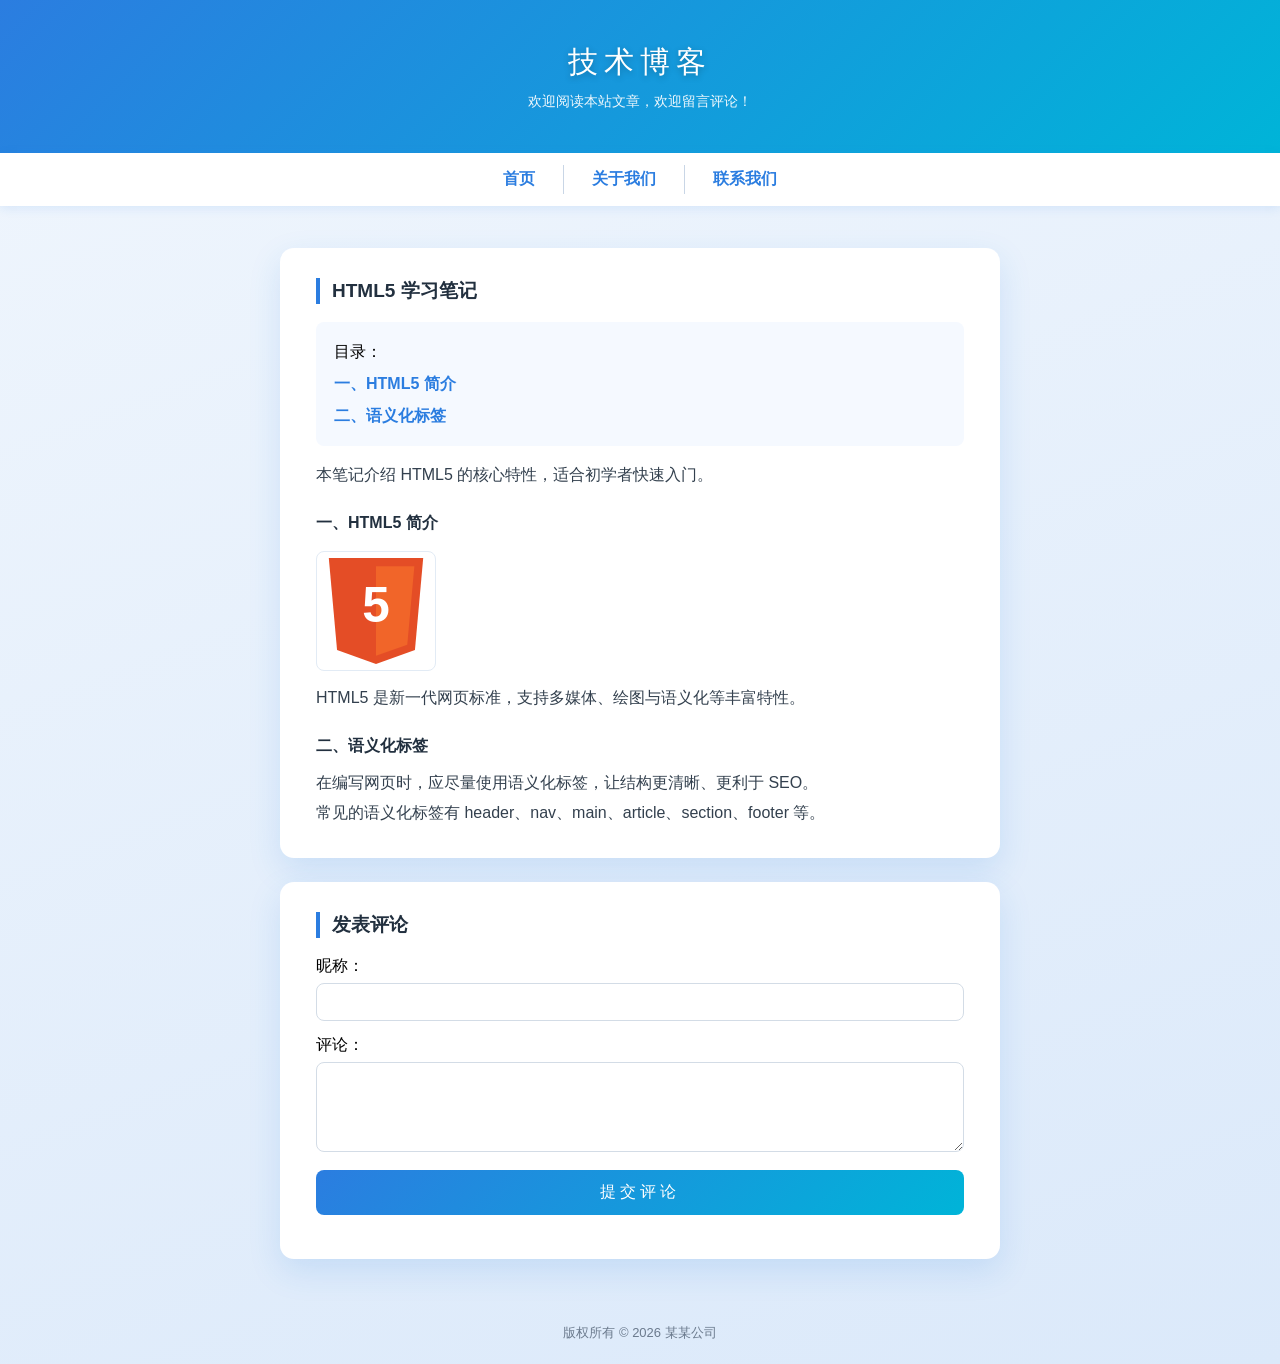
<file: 第二次/html5优化.html>
<!DOCTYPE html>
<html lang="zh-CN">
<head>
    <meta charset="UTF-8">
    <meta name="viewport" content="width=device-width, initial-scale=1">
    <title>技术博客 - 文章详情</title>
    <style>
        * { margin: 0; padding: 0; box-sizing: border-box; }
        html { scroll-behavior: smooth; }
        body {
            font-family: "Microsoft YaHei", "微软雅黑", Arial, sans-serif;
            background: linear-gradient(160deg, #f0f6fd 0%, #dbe9fa 100%);
            min-height: 100vh;
        }
        /* 页头 */
        .header {
            background: linear-gradient(135deg, #2b7de0 0%, #00b4d8 100%);
            padding: 42px 20px;
            text-align: center;
        }
        .header h1 {
            font-size: 30px;
            font-weight: normal;
            color: #ffffff;
            letter-spacing: 6px;
            text-shadow: 0 2px 6px rgba(0, 0, 0, .25);
        }
        .header .welcome {
            margin-top: 10px;
            font-size: 14px;
            color: rgba(255, 255, 255, .92);
        }
        /* 导航：用 ul/li + CSS 边框代替文字“|” */
        .nav {
            background: #ffffff;
            box-shadow: 0 2px 10px rgba(43, 125, 224, .12);
            padding: 12px 24px;
        }
        .nav ul {
            list-style: none;
            display: flex;
            justify-content: center;
            align-items: center;
            flex-wrap: wrap;
        }
        .nav li + li { border-left: 1px solid #c9d6e6; }
        .nav a {
            display: block;
            color: #2b7de0;
            text-decoration: none;
            font-weight: 600;
            margin: 0 14px;
            padding: 4px 14px;
            border-radius: 18px;
            transition: all .25s;
        }
        .nav a:hover { background: #2b7de0; color: #ffffff; }
        /* 主内容区：两张卡片直接作为 flex 子项，宽度一致 */
        .main {
            display: flex;
            flex-direction: column;
            align-items: center;
            gap: 24px;
            padding: 42px 20px;
        }
        .card {
            background: #ffffff;
            border-radius: 14px;
            box-shadow: 0 12px 32px rgba(43, 125, 224, .15);
            padding: 30px 36px;
            width: 100%;
            max-width: 720px;
        }
        .card > h2 {
            font-size: 19px;
            color: #22303f;
            margin-bottom: 18px;
            padding-left: 12px;
            border-left: 4px solid #2b7de0;
        }
        /* 文章目录 */
        .toc {
            background: #f5f9ff;
            border-radius: 8px;
            padding: 14px 18px;
            line-height: 2;
            margin-bottom: 14px;
        }
        .toc ul { list-style: none; }
        .toc a { color: #2b7de0; text-decoration: none; font-weight: 600; }
        .toc a:hover { text-decoration: underline; }
        /* 正文 */
        .article-body { line-height: 1.9; color: #33404e; }
        .article-body h3 {
            font-size: 16px;
            color: #22303f;
            margin: 18px 0 6px;
        }
        .article-body img {
            display: block;
            max-width: 100%;
            height: auto;
            border-radius: 8px;
            margin: 12px 0;
            border: 1px solid #e2ebf5;
        }
        /* 评论表单 */
        .comment-form div { margin-bottom: 14px; }
        .comment-form label { display: block; margin-bottom: 6px; }
        .comment-form input[type="text"],
        .comment-form textarea {
            width: 100%;
            padding: 10px 14px;
            border: 1px solid #d3dce6;
            border-radius: 8px;
            font-size: 14px;
            font-family: inherit;
            outline: none;
            transition: border-color .25s, box-shadow .25s;
        }
        .comment-form textarea { height: 90px; resize: vertical; }
        .comment-form input[type="text"]:focus,
        .comment-form textarea:focus {
            border-color: #2b7de0;
            box-shadow: 0 0 0 3px rgba(43, 125, 224, .15);
        }
        .comment-form input[type="submit"] {
            width: 100%;
            padding: 12px;
            background: linear-gradient(135deg, #2b7de0, #00b4d8);
            color: #ffffff;
            border: none;
            border-radius: 8px;
            font-size: 16px;
            letter-spacing: 4px;
            cursor: pointer;
            transition: opacity .25s, transform .15s;
        }
        .comment-form input[type="submit"]:hover { opacity: .88; transform: translateY(-1px); }
        /* 页脚 */
        .footer { text-align: center; padding: 22px; }
        .footer small { font-size: 13px; color: #6b7a8d; }
    </style>
</head>
<body>
    <header class="header">
        <h1>技术博客</h1>
        <p class="welcome">欢迎阅读本站文章，欢迎留言评论！</p>
    </header>

    <nav class="nav" aria-label="主导航">
        <ul>
            <li><a href="#">首页</a></li>
            <li><a href="#">关于我们</a></li>
            <li><a href="#">联系我们</a></li>
        </ul>
    </nav>

    <main class="main">
        <article class="card" id="article">
            <h2>HTML5 学习笔记</h2>
            <nav class="toc" aria-label="文章目录">
                <p>目录：</p>
                <ul>
                    <li><a href="#item1">一、HTML5 简介</a></li>
                    <li><a href="#item2">二、语义化标签</a></li>
                </ul>
            </nav>
            <div class="article-body">
                <p>本笔记介绍 HTML5 的核心特性，适合初学者快速入门。</p>

                <section id="item1">
                    <h3>一、HTML5 简介</h3>
                    <img src="html5-logo.svg" alt="HTML5 标志" width="120" height="120">
                    <p>HTML5 是新一代网页标准，支持多媒体、绘图与语义化等丰富特性。</p>
                </section>

                <section id="item2">
                    <h3>二、语义化标签</h3>
                    <p>在编写网页时，应尽量使用语义化标签，让结构更清晰、更利于 SEO。</p>
                    <p>常见的语义化标签有 header、nav、main、article、section、footer 等。</p>
                </section>
            </div>
        </article>

        <section class="card" id="comment">
            <h2>发表评论</h2>
            <form class="comment-form" action="comment.php" method="post">
                <div>
                    <label for="nickname">昵称：</label>
                    <input type="text" id="nickname" name="nickname" required>
                </div>
                <div>
                    <label for="comment-text">评论：</label>
                    <textarea id="comment-text" name="comment" required></textarea>
                </div>
                <div><input type="submit" value="提交评论"></div>
            </form>
        </section>
    </main>

    <footer class="footer">
        <small>版权所有 &copy; 2026 某某公司</small>
    </footer>
</body>
</html>
</file>
<file: 第三次/css/style.css>
/* ==========================================================================
   AI 助教答疑平台 —— 注册 / 登录页公共样式
   知识点：CSS3 自定义属性（变量）、渐变、Flex/Grid、过渡动画、媒体查询、
           :focus / :valid / :invalid 等状态伪类
   ========================================================================== */

/* ---------- 1. 主题变量（个性化换肤的入口） ---------- */
:root {
    --brand: #3b6ef5;                                        /* 主色：可被“主题色”选择器实时改写 */
    --brand-deep: color-mix(in srgb, var(--brand) 82%, #0b1b4d);
    --brand-soft: color-mix(in srgb, var(--brand) 10%, #ffffff);
    --accent: #8b5cf6;
    --ink: #1c2637;                                          /* 正文深色 */
    --gray: #6b7a90;                                         /* 次要文字 */
    --line: #e0e7f3;                                         /* 分割线 / 边框 */
    --ok: #12b76a;                                           /* 校验通过 */
    --err: #f04438;                                          /* 校验失败 */
    --radius: 16px;
    --shadow: 0 22px 55px rgba(28, 38, 55, .13);
}

* { box-sizing: border-box; }

body {
    margin: 0;
    padding: 48px 20px 60px;
    min-height: 100vh;
    font-family: "PingFang SC", "Microsoft YaHei", "微软雅黑", Arial, sans-serif;
    color: var(--ink);
    background:
        radial-gradient(circle at 12% 8%, var(--brand-soft) 0%, transparent 42%),
        radial-gradient(circle at 88% 92%, rgba(139, 92, 246, .14) 0%, transparent 45%),
        linear-gradient(165deg, #f3f7fe 0%, var(--bg) 100%);
    background-attachment: fixed;
}

/* ---------- 2. 卡片外壳：左品牌区 + 右表单区 ---------- */
.auth {
    width: min(1120px, 100%);
    margin: 0 auto;
    display: grid;
    grid-template-columns: 1fr 1.35fr;                        /* 表单区更宽 */
    background: #fff;
    border-radius: 24px;
    overflow: hidden;
    box-shadow: var(--shadow);
}

/* 左侧品牌面板 */
.auth__side {
    position: relative;
    padding: 46px 40px;
    display: flex;
    flex-direction: column;
    gap: 26px;
    color: #fff;
    background: linear-gradient(155deg, var(--brand) 0%, var(--accent) 100%);
    transition: background .35s;                              /* 换主题色时有过渡 */
}
.auth__side::after {                                          /* 纯 CSS 装饰圆 */
    content: "";
    position: absolute;
    right: -70px;
    bottom: -80px;
    width: 240px;
    height: 240px;
    border-radius: 50%;
    background: rgba(255, 255, 255, .12);
}
.auth__logo {
    display: flex;
    align-items: center;
    gap: 10px;
    font-size: 19px;
    font-weight: 700;
    letter-spacing: 1px;
}
.auth__logo img { width: 34px; height: 34px; }
.auth__slogan { margin: 0; font-size: 26px; font-weight: 700; letter-spacing: 2px; }
.auth__desc   { margin: 0; font-size: 14px; line-height: 2; color: rgba(255, 255, 255, .9); }

/* 品牌面板里的特性列表（语义化 ul） */
.auth__features { list-style: none; margin: auto 0 0; padding: 0; position: relative; z-index: 1; }
.auth__features li {
    font-size: 13.5px;
    line-height: 2.1;
    color: rgba(255, 255, 255, .92);
}
.auth__features li::before { content: "✓"; margin-right: 8px; font-weight: 700; }

/* 右侧表单面板 */
.auth__panel { padding: 42px 46px 50px; }
.auth__title { margin: 0 0 6px; font-size: 24px; letter-spacing: 1px; }
.auth__sub   { margin: 0 0 22px; font-size: 13.5px; color: var(--gray); }

/* ---------- 3. 完成度进度条（<progress> 元素） ---------- */
.progress-row {
    display: flex;
    align-items: center;
    gap: 12px;
    margin-bottom: 26px;
    font-size: 12.5px;
    color: var(--gray);
}
.progress-row progress {
    flex: 1;
    height: 8px;
    border: none;
    border-radius: 99px;
    overflow: hidden;
    appearance: none;
}
.progress-row progress::-webkit-progress-bar  { background: var(--brand-soft); border-radius: 99px; }
.progress-row progress::-webkit-progress-value { background: linear-gradient(90deg, var(--brand), var(--accent)); border-radius: 99px; }
.progress-row progress::-moz-progress-bar      { background: var(--brand); border-radius: 99px; }
.progress-row output { font-weight: 700; color: var(--brand); min-width: 38px; text-align: right; }

/* ---------- 4. 表单分组（<fieldset> + <legend>） ---------- */
.group {
    border: 1px solid var(--line);
    border-radius: var(--radius);
    padding: 10px 20px 20px;
    margin: 0 0 22px;
    background: #fcfdff;
}
.group > legend {
    padding: 0 8px;
    font-size: 13.5px;
    font-weight: 700;
    color: var(--brand);
    letter-spacing: .5px;
}

/* ---------- 5. 字段布局 ---------- */
.row {
    display: grid;
    grid-template-columns: 1fr 1fr;
    gap: 16px;
}
.field { margin-bottom: 16px; }
.field > label {
    display: block;
    margin-bottom: 7px;
    font-size: 13.5px;
    font-weight: 600;
    color: #35435c;
}
.field > label .req { color: var(--err); margin-left: 3px; }   /* 必填星号 */
.hint { display: block; margin-top: 6px; font-size: 12px; color: var(--gray); }

/* 通用输入控件外观 */
.field input[type="text"],
.field input[type="password"],
.field input[type="email"],
.field input[type="tel"],
.field input[type="url"],
.field input[type="search"],
.field input[type="date"],
.field input[type="time"],
.field input[type="number"],
.field select,
.field textarea {
    width: 100%;
    padding: 11px 14px;
    font-size: 14px;
    font-family: inherit;
    color: var(--ink);
    background: #fff;
    border: 1px solid var(--line);
    border-radius: 10px;
    outline: none;
    transition: border-color .22s, box-shadow .22s, background .22s;
}
.field textarea { min-height: 76px; resize: vertical; line-height: 1.7; }
.field input::placeholder,
.field textarea::placeholder { color: #a9b4c6; }

/* 聚焦态 */
.field input:focus,
.field select:focus,
.field textarea:focus {
    border-color: var(--brand);
    box-shadow: 0 0 0 4px var(--brand-soft);
}

/* 校验态：:valid / :invalid 状态伪类
   ① 用 [placeholder] 把范围限定在“文本类”控件上，避免复选框 / 取色器 / 滑块被误染色
   ② 用 :not(:placeholder-shown) 避免“控件还空着就报红”的尴尬 */
.field :is(input, textarea)[placeholder]:not(:placeholder-shown):valid {
    border-color: var(--ok);
    background: #f6fffb;
}
.field :is(input, textarea)[placeholder]:not(:placeholder-shown):invalid {
    border-color: var(--err);
    background: #fff8f7;
}

/* 带图标的输入框（账号、密码等） */
.input-wrap { position: relative; display: flex; align-items: center; }
.input-wrap .input-icon {
    position: absolute;
    left: 13px;
    font-size: 14px;
    opacity: .5;
    pointer-events: none;
}
.input-wrap input { padding-left: 38px !important; }
.input-wrap .input-btn {
    position: absolute;
    right: 6px;
    padding: 6px 12px;
    font-size: 12.5px;
    font-family: inherit;
    color: var(--brand);
    background: var(--brand-soft);
    border: none;
    border-radius: 8px;
    cursor: pointer;
}
.input-wrap .input-btn:hover { background: var(--brand); color: #fff; }

/* ---------- 6. 单选 / 复选（个性化选项） ---------- */
.chips { display: flex; flex-wrap: wrap; gap: 10px; }
.chips label {
    display: inline-flex;
    align-items: center;
    gap: 6px;
    padding: 8px 15px;
    font-size: 13px;
    color: #465468;
    background: #fff;
    border: 1px solid var(--line);
    border-radius: 99px;
    cursor: pointer;
    transition: all .2s;
}
.chips label:hover { border-color: var(--brand); color: var(--brand); }
.chips input { accent-color: var(--brand); }                  /* 统一勾选框颜色 */

/* 复选框选中后高亮整块（:has() 选择器） */
.chips label:has(input:checked) {
    color: #fff;
    background: var(--brand);
    border-color: var(--brand);
}

.checkbox-line {
    display: flex;
    align-items: flex-start;
    gap: 8px;
    font-size: 13px;
    line-height: 1.8;
    color: #465468;
    cursor: pointer;
}
.checkbox-line input { margin-top: 4px; accent-color: var(--brand); }
.checkbox-line a { color: var(--brand); }

/* ---------- 7. 滑块 / 取色器 / 文件选择 ---------- */
.field input[type="range"] {
    width: 100%;
    height: 6px;
    appearance: none;
    border-radius: 99px;
    background: var(--brand-soft);
    accent-color: var(--brand);                               /* 浏览器原生支持 */
}
.field input[type="range"]::-webkit-slider-thumb {
    appearance: none;
    width: 20px;
    height: 20px;
    border-radius: 50%;
    background: var(--brand);
    border: 3px solid #fff;
    box-shadow: 0 2px 8px rgba(28, 38, 55, .3);
    cursor: pointer;
}
.range-value {
    font-weight: 700;
    color: var(--brand);
    font-size: 13px;
}

.field input[type="color"] {
    width: 100%;
    height: 42px;
    padding: 3px;
    background: #fff;
    border: 1px solid var(--line);
    border-radius: 10px;
    cursor: pointer;
}

.field input[type="file"] {
    width: 100%;
    padding: 9px 12px;
    font-size: 13px;
    font-family: inherit;
    color: var(--gray);
    background: #fff;
    border: 1px dashed var(--line);
    border-radius: 10px;
    cursor: pointer;
}
.field input[type="file"]::file-selector-button {
    margin-right: 12px;
    padding: 7px 16px;
    font-family: inherit;
    font-size: 13px;
    color: #fff;
    background: var(--brand);
    border: none;
    border-radius: 8px;
    cursor: pointer;
}
.avatar-row { display: flex; align-items: center; gap: 16px; }
.avatar-preview {
    width: 76px;
    height: 76px;
    flex: 0 0 76px;
    object-fit: cover;
    border-radius: 50%;
    border: 3px solid var(--brand-soft);
    background: var(--brand-soft);
}

/* ---------- 8. 密码强度计量表（<meter> 元素） ---------- */
.meter-row {
    display: flex;
    align-items: center;
    gap: 10px;
    margin-top: 8px;
    font-size: 12.5px;
    color: var(--gray);
}
.meter-row meter {
    flex: 0 0 140px;
    height: 8px;
    border: none;
    border-radius: 99px;
    overflow: hidden;
    appearance: none;
}
.meter-row meter::-webkit-meter-bar        { background: var(--brand-soft); border-radius: 99px; }
.meter-row meter::-webkit-meter-optimum-value { background: var(--ok); }
.meter-row meter::-webkit-meter-suboptimum-value { background: #f79009; }
.meter-row meter::-webkit-meter-even-less-good-value { background: var(--err); }
.meter-row output { font-weight: 700; }

/* ---------- 9. 折叠说明（<details> / <summary>） ---------- */
details.tips {
    margin: 0 0 22px;
    padding: 12px 18px;
    font-size: 13px;
    line-height: 1.9;
    color: #465468;
    background: var(--brand-soft);
    border-radius: 12px;
}
details.tips summary {
    font-weight: 700;
    color: var(--brand);
    cursor: pointer;
    outline: none;
}

/* ---------- 10. 按钮 ---------- */
.actions { display: flex; gap: 14px; align-items: center; margin-top: 6px; }
.btn {
    flex: 1;
    padding: 13px 20px;
    font-family: inherit;
    font-size: 15.5px;
    font-weight: 600;
    letter-spacing: 3px;
    border: 1px solid transparent;
    border-radius: 12px;
    cursor: pointer;
    transition: transform .15s, box-shadow .25s, opacity .25s;
}
.btn--primary {
    color: #fff;
    background: linear-gradient(135deg, var(--brand), var(--accent));
    box-shadow: 0 10px 24px -8px var(--brand);
}
.btn--primary:hover { transform: translateY(-2px); box-shadow: 0 16px 30px -10px var(--brand); }
.btn--ghost {
    flex: 0 0 auto;
    padding: 13px 26px;
    color: var(--gray);
    background: #fff;
    border-color: var(--line);
    letter-spacing: 2px;
}
.btn--ghost:hover { color: var(--brand); border-color: var(--brand); }
.btn:active { transform: translateY(0); opacity: .9; }

/* 表单底部说明 */
.form-foot {
    margin-top: 20px;
    font-size: 13.5px;
    color: var(--gray);
    text-align: center;
}
.form-foot a { color: var(--brand); font-weight: 600; text-decoration: none; }
.form-foot a:hover { text-decoration: underline; }

/* 第三方登录 */
.oauth { margin-top: 26px; text-align: center; }
.oauth__divider {
    display: flex;
    align-items: center;
    gap: 12px;
    margin-bottom: 16px;
    font-size: 12.5px;
    color: #a9b4c6;
}
.oauth__divider::before,
.oauth__divider::after { content: ""; flex: 1; height: 1px; background: var(--line); }
.oauth__list { display: flex; justify-content: center; gap: 14px; }
.oauth__list button {
    padding: 10px 22px;
    font-family: inherit;
    font-size: 13px;
    color: #465468;
    background: #fff;
    border: 1px solid var(--line);
    border-radius: 10px;
    cursor: pointer;
    transition: all .2s;
}
.oauth__list button:hover { color: var(--brand); border-color: var(--brand); }

/* ---------- 11. 弹窗（<dialog> 元素） ---------- */
dialog {
    width: min(420px, 92vw);
    padding: 30px 32px;
    color: var(--ink);
    background: #fff;
    border: none;
    border-radius: 18px;
    box-shadow: var(--shadow);
}
dialog::backdrop { background: rgba(20, 30, 50, .45); backdrop-filter: blur(2px); }
dialog h3 { margin: 0 0 8px; font-size: 18px; }
dialog p  { margin: 0 0 18px; font-size: 13.5px; line-height: 1.9; color: var(--gray); }
.dialog-actions { display: flex; gap: 12px; }

/* ---------- 12. 响应式 ---------- */
@media (max-width: 880px) {
    body { padding: 20px 12px 40px; }
    .auth { grid-template-columns: 1fr; border-radius: 18px; }
    .auth__side { padding: 30px 26px; gap: 14px; }
    .auth__features { display: none; }
    .auth__slogan { font-size: 21px; }
    .auth__panel { padding: 28px 22px 34px; }
    .row { grid-template-columns: 1fr; gap: 0; }
    .actions { flex-direction: column-reverse; }
    .btn, .btn--ghost { width: 100%; }
}
</file>
